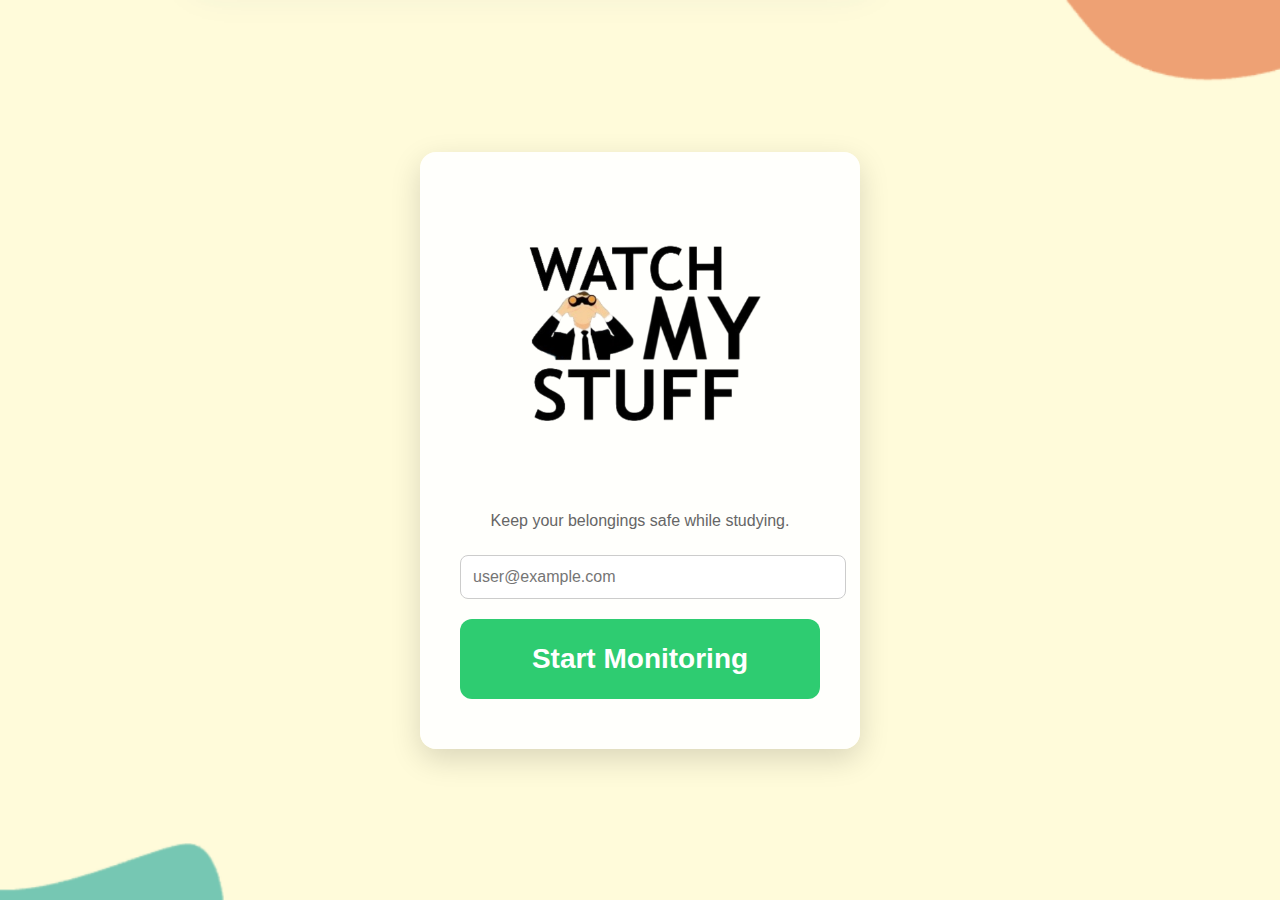
<file: index.html>
<!DOCTYPE html>
<html lang="en">
<head>
    <meta charset="UTF-8">
    <title>WatchMyStuff</title>
    <meta name="viewport" content="width=device-width, initial-scale=1.0">
    <link rel="icon" href="logo.png">

    <style>
        body {
            margin: 0;
            font-family: Arial, sans-serif;
            background-image: url("background.png");
            background-size: cover;
            background-position: center;
            background-repeat: no-repeat;
            height: 100vh;
            display: flex;
            justify-content: center;
            align-items: center;
        }

        .container {
            background: rgba(255, 255, 255, 0.92);
            padding: 40px;
            border-radius: 16px;
            text-align: center;
            width: 360px;
            box-shadow: 0px 10px 30px rgba(0,0,0,0.15);
        }

        img {
            width: 280px;
            margin-bottom: 20px;
        }

        p {
            color: #666;
            font-size: 16px;
            margin-bottom: 25px;
        }

        input {
            width: 100%;
            padding: 12px;
            font-size: 16px;
            margin-bottom: 20px;
            border-radius: 8px;
            border: 1px solid #ccc;
        }

        button {
            width: 100%;
            height: 80px;
            font-size: 28px;
            font-weight: bold;
            background-color: #2ECC71;
            color: white;
            border: none;
            border-radius: 12px;
            cursor: pointer;
        }

        button:hover {
            background-color: #27AE60;
        }

        .error {
            color: red;
            margin-top: 10px;
        }

        .success {
            color: #2ECC71;
            font-weight: bold;
            margin-top: 15px;
        }
    </style>
</head>

<body>

<div class="container" id="home">
    <img src="logo.png" alt="WatchMyStuff Logo">

    <p>Keep your belongings safe while studying.</p>

    <input type="email" id="email" placeholder="user@example.com">

    <button onclick="startMonitoring()">Start Monitoring</button>

    <div class="error" id="error"></div>
</div>

<div class="container" id="monitoring" style="display:none;">
    <h1>🔒 Monitoring Active</h1>
    <p>This laptop is being monitored.</p>
    <div class="success" id="emailDisplay"></div>
</div>

<script>
    const BACKEND_URL = "http://localhost:5000/start-monitoring";

    function startMonitoring() {
        const email = document.getElementById("email").value;
        const errorDiv = document.getElementById("error");

        errorDiv.textContent = "";

        if (!email || !email.includes("@") || !email.includes(".")) {
            errorDiv.textContent = "Please enter a valid email address.";
            return;
        }

        fetch(BACKEND_URL, {
            method: "POST",
            headers: {
                "Content-Type": "application/json"
            },
            body: JSON.stringify({ email: email })
        })
        .then(response => {
            if (!response.ok) {
                throw new Error("Backend error");
            }
            document.getElementById("home").style.display = "none";
            document.getElementById("monitoring").style.display = "block";
            document.getElementById("emailDisplay").innerHTML =
                `Alerts will be sent to <b>${email}</b>`;
        })
        .catch(() => {
            errorDiv.textContent = "Backend not connected yet.";
        });
    }
</script>
</body>
</html>
</file>
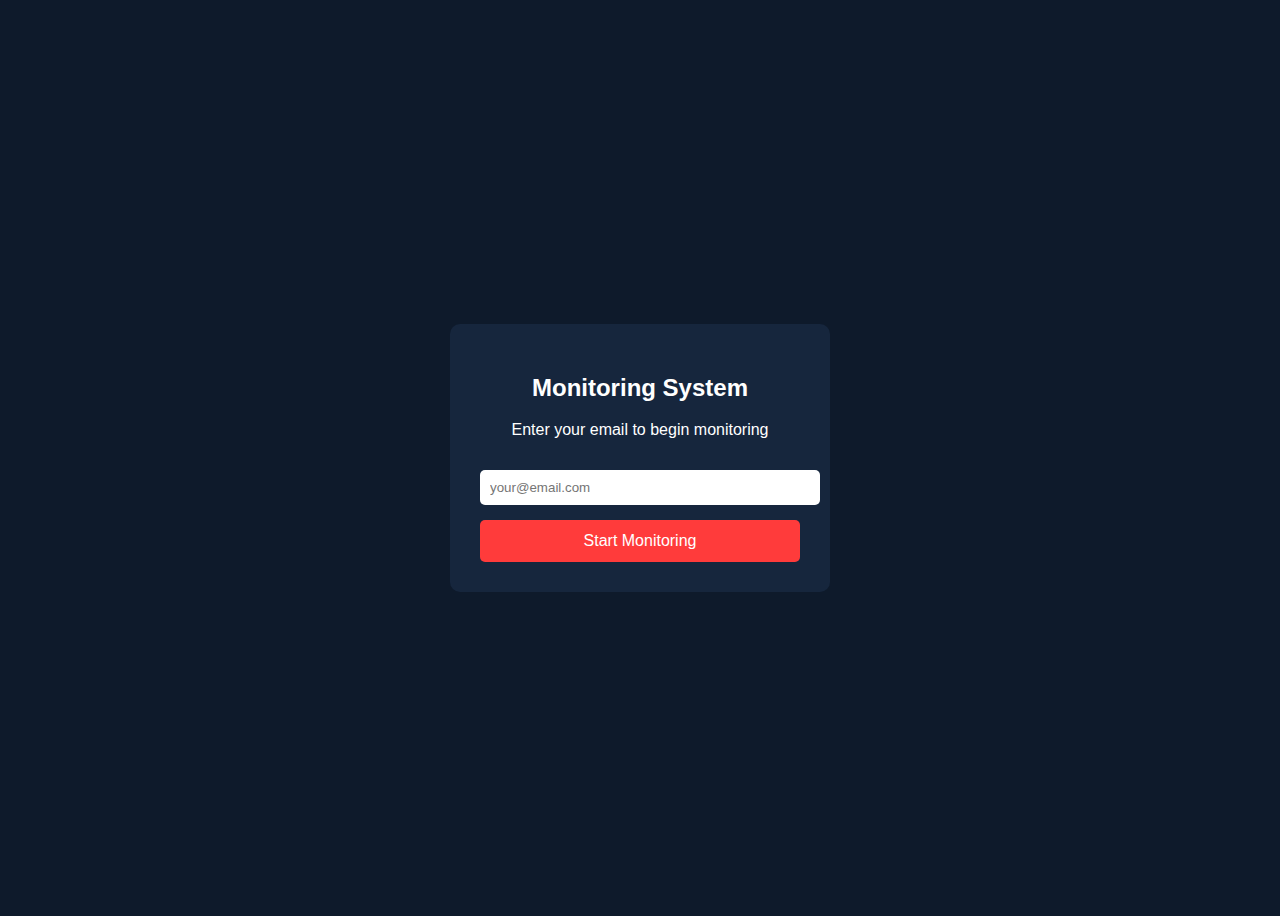
<file: templates/index.html>
<!DOCTYPE html>
<html lang="en">
<head>
  <meta charset="UTF-8" />
  <title>Start Monitoring</title>

  <style>
    body {
      font-family: Arial, sans-serif;
      background: #0e1a2b;
      color: white;
      display: flex;
      align-items: center;
      justify-content: center;
      height: 100vh;
    }

    .card {
      background: #16263d;
      padding: 30px;
      border-radius: 10px;
      width: 320px;
      text-align: center;
    }

    input {
      width: 100%;
      padding: 10px;
      margin: 15px 0;
      border-radius: 5px;
      border: none;
    }

    button {
      width: 100%;
      padding: 12px;
      background: #ff3b3b;
      color: white;
      font-size: 16px;
      border: none;
      border-radius: 5px;
      cursor: pointer;
    }

    button:hover {
      background: #e03030;
    }
  </style>
  <link rel="icon" href="{{ url_for('static', filename='wms_favicon.ico') }}">
</head>
<body>

  <div class="card">
    <h2>Monitoring System</h2>
    <p>Enter your email to begin monitoring</p>

    <input
      type="email"
      id="email"
      placeholder="your@email.com"
      required
    />

    <button onclick="startMonitoring()">Start Monitoring</button>
  </div>

  <script>
  async function startMonitoring() {
    const email = document.getElementById("email").value;

    if (!email) {
      alert("Please enter a valid email.");
      return;
    }

    // 🔓 Unlock audio permission (required for later alarm)
    const audioUnlock = new Audio();
    audioUnlock.muted = true;
    audioUnlock.play().catch(() => {});

    try {
      const response = await fetch("/start-session", {
        method: "POST",
        headers: {
          "Content-Type": "application/json"
        },
        body: JSON.stringify({ email })
      });

      const data = await response.json();

      if (!response.ok) {
        alert(data.error || "Failed to start monitoring");
        return;
      }

      // 🔑 VERY IMPORTANT: show passkey ONCE
      alert(`Your session passkey is: ${data.passkey}\nSave this to end monitoring.`);

      // Move to idle monitoring page
      window.location.href = "/idle_page";

    } catch (err) {
      console.error(err);
      alert("Server error. Is Flask running?");
    }
  }
</script>

</body>
</html>
</file>
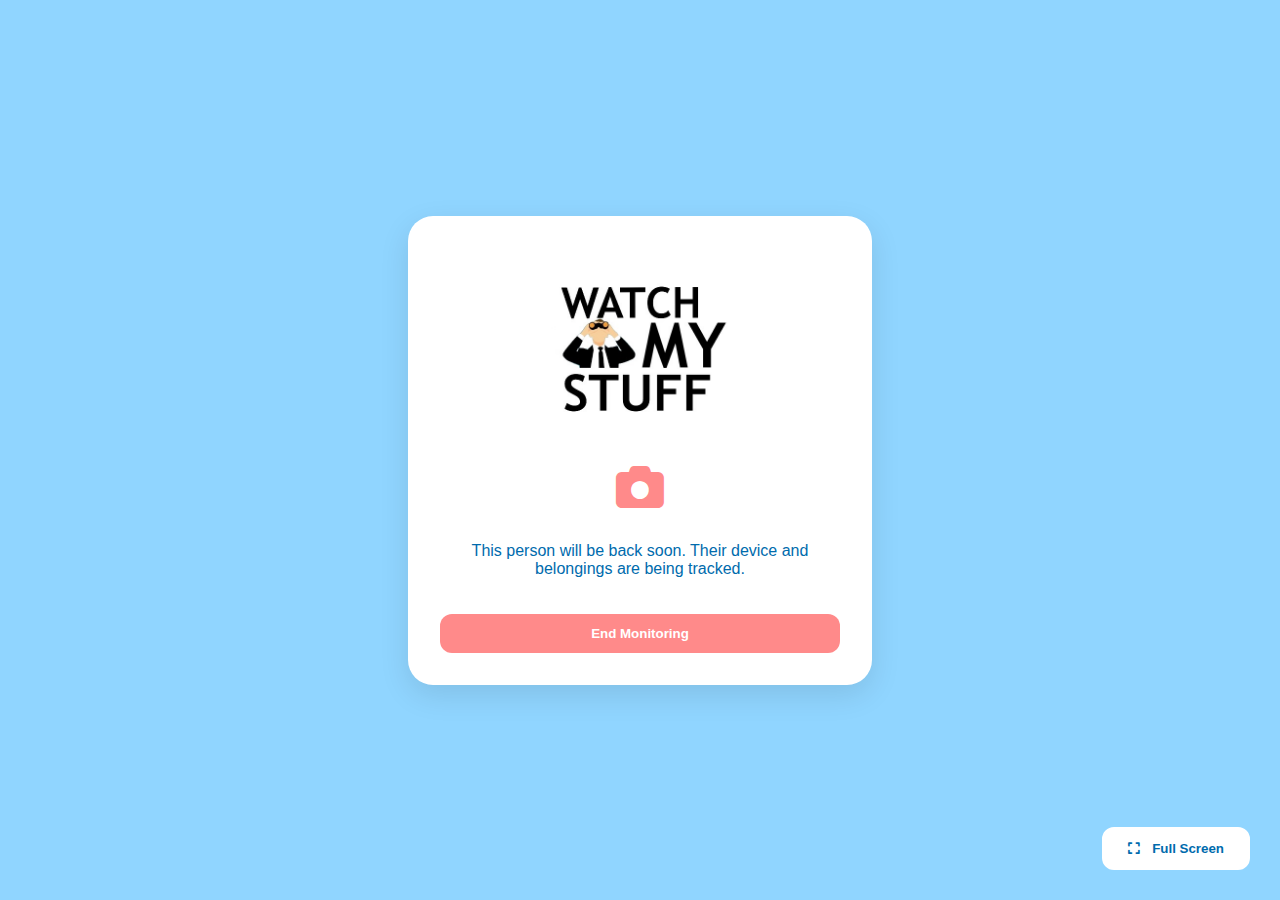
<file: templates/idle_page.html>
<!DOCTYPE html>
<html lang="en">
<head>
  <meta charset="UTF-8">
  <title>Monitoring</title>

  <link rel="stylesheet" href="https://cdnjs.cloudflare.com/ajax/libs/font-awesome/6.0.0/css/all.min.css">

  <style>
    body {
      background-color: #90D5FF;
      font-family: 'Poppins', sans-serif;
      display: flex;
      justify-content: center;
      align-items: center;
      height: 100vh;
      margin: 0;
      position: relative;
    }

    .container {
      background-color: white;
      color: #006bad;
      padding: 2rem;
      border-radius: 25px;
      text-align: center;
      box-shadow: 0 10px 30px rgba(0,0,0,0.1);
      max-width: 400px;
    }

    .main-logo {
      width: 200px;
      height: auto;
      display: block;
      margin: 0 auto 15px;
    }

    .fa-camera {
      color: #ff8a8a;
      margin-bottom: 15px;
      animation: blink 0.75s infinite;
    }

    @keyframes blink {
      0% { opacity: 1; }
      50% { opacity: 0.2; }
      100% { opacity: 1; }
    }

    .end-btn {
      margin-top: 20px;
      padding: 12px 20px;
      background: #ff8a8a;
      border: none;
      border-radius: 12px;
      color: white;
      font-weight: bold;
      cursor: pointer;
      width: 100%;
    }

    .fs-btn {
      position: absolute;
      bottom: 30px;
      right: 30px;
      padding: 12px 24px;
      background-color: #ffffff;
      color: #006bad;
      border: 2px solid #ffffff;
      border-radius: 12px;
      font-weight: bold;
      cursor: pointer;
      display: flex;
      align-items: center;
      transition: all 0.3s ease;
      z-index: 9999;
    }

    .fs-btn:hover {
      background-color: #006bad;
      color: #ffffff;
      border: 2px solid #006bad;
    }

    .fs-btn i {
      margin-right: 12px;
    }
  </style>
</head>

<body>

  <div class="container">
    <img src="../static/idle_logo.png" alt="Logo" class="main-logo">
    <i class="fas fa-camera fa-3x"></i>
    <p>This person will be back soon. Their device and belongings are being tracked.</p>

    <button class="end-btn" onclick="endMonitoring()">
      End Monitoring
    </button>
  </div>

  <button onclick="goFullscreen()" class="fs-btn">
    <i class="fas fa-expand"></i> Full Screen
  </button>

  <script>
    /* ---------- FULLSCREEN ---------- */
    function goFullscreen() {
      let isFullscreen = document.fullscreenElement || document.webkitFullscreenElement;

      if (!isFullscreen) {
        let elem = document.documentElement;
        if (elem.requestFullscreen) {
          elem.requestFullscreen();
        } else if (elem.webkitRequestFullscreen) {
          elem.webkitRequestFullscreen();
        }
      } else {
        if (document.exitFullscreen) {
          document.exitFullscreen();
        } else if (document.webkitExitFullscreen) {
          document.webkitExitFullscreen();
        }
      }
    }

    /* ---------- END MONITORING ---------- */
    async function endMonitoring() {
      const email = prompt("Enter your email:");
      if (!email) return;

      const passkey = prompt("Enter your 2-digit passkey:");
      if (!passkey) return;

      try {
        const res = await fetch("/end-session", {
          method: "POST",
          headers: { "Content-Type": "application/json" },
          body: JSON.stringify({ email, passkey })
        });

        const data = await res.json();

        if (!res.ok) {
          alert(data.error || "Failed to end monitoring");
          return;
        }

        alert("Monitoring ended successfully.");
        window.location.href = "/";
      } catch (err) {
        alert("Server error. Is Flask running?");
      }
    }

    /* ---------- DEMO AUTO WARNING ---------- */
    
    setInterval(async () => {
      const res = await fetch("/check-alert");
      const data = await res.json();

      if (data.alert) {
        window.location.href = "/warning";
      }
    }, 1000); // check every second

  </script>

</body>
</html>
</file>
